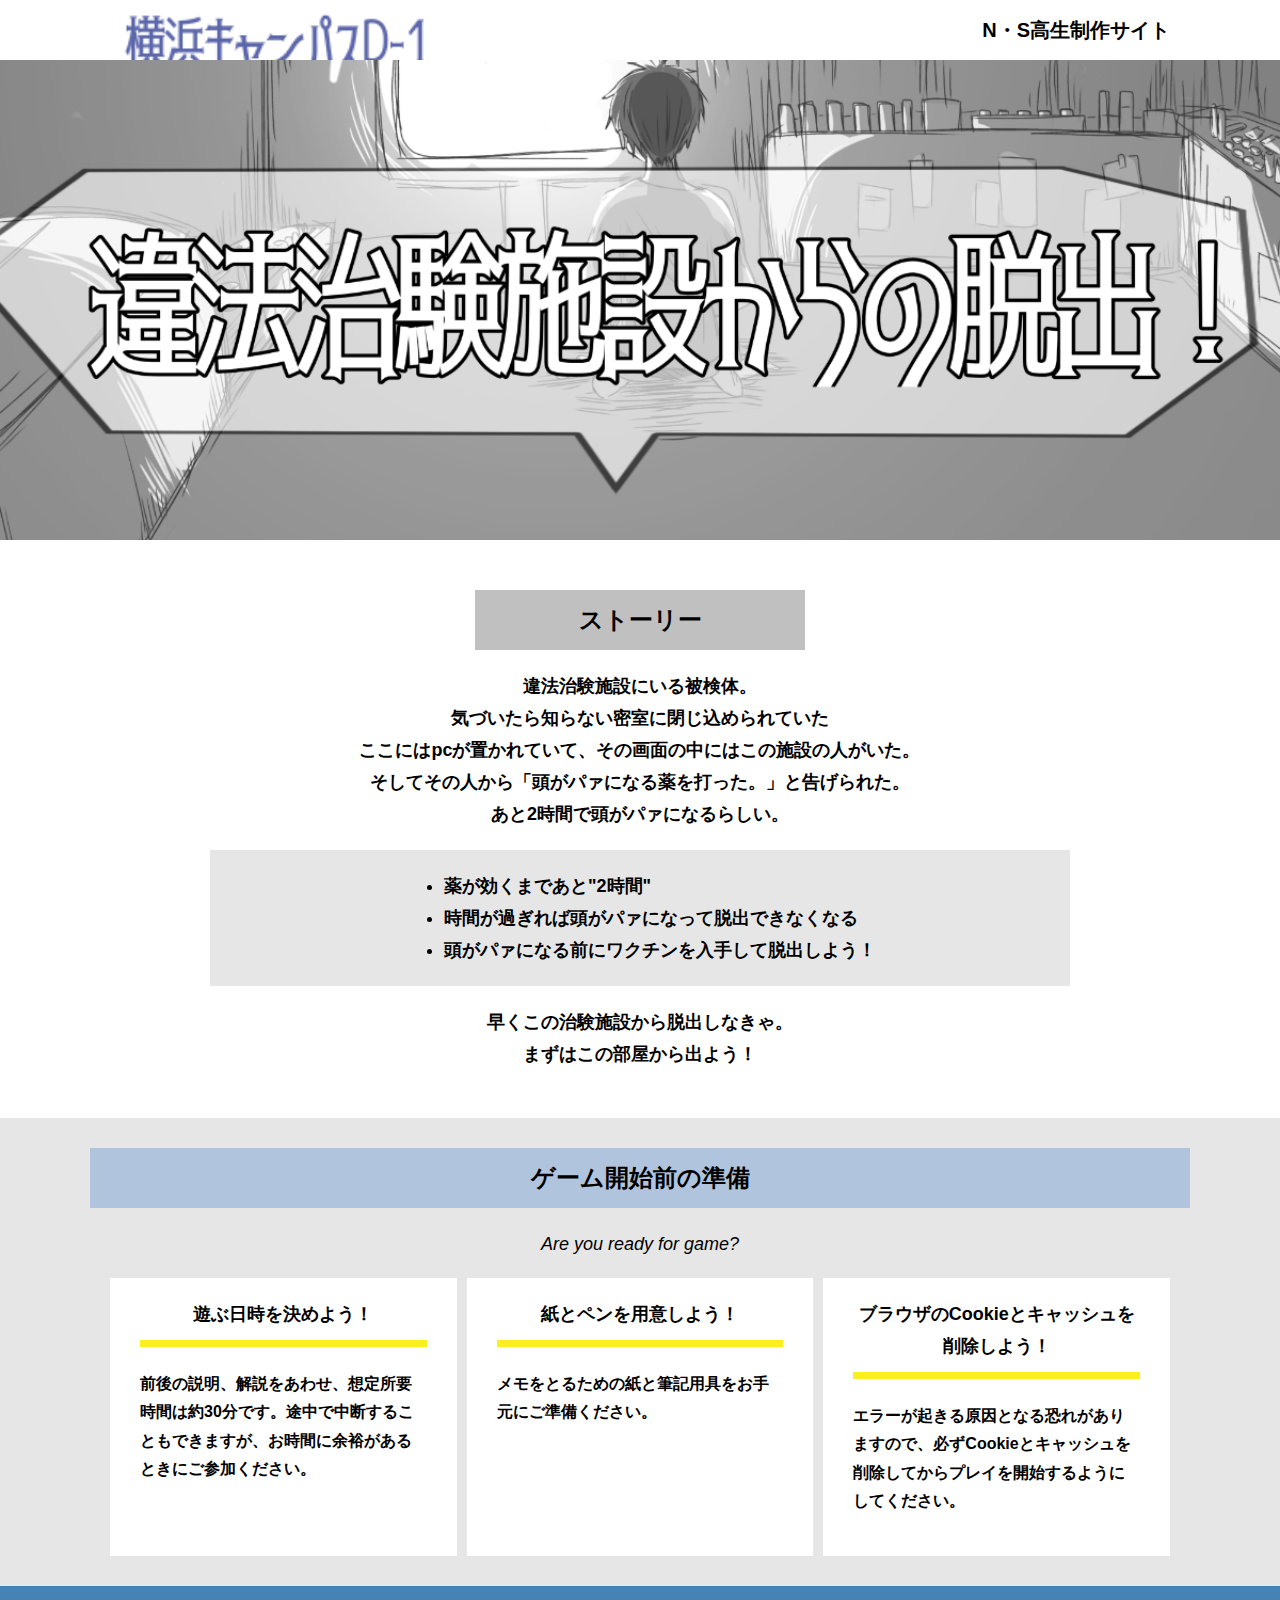
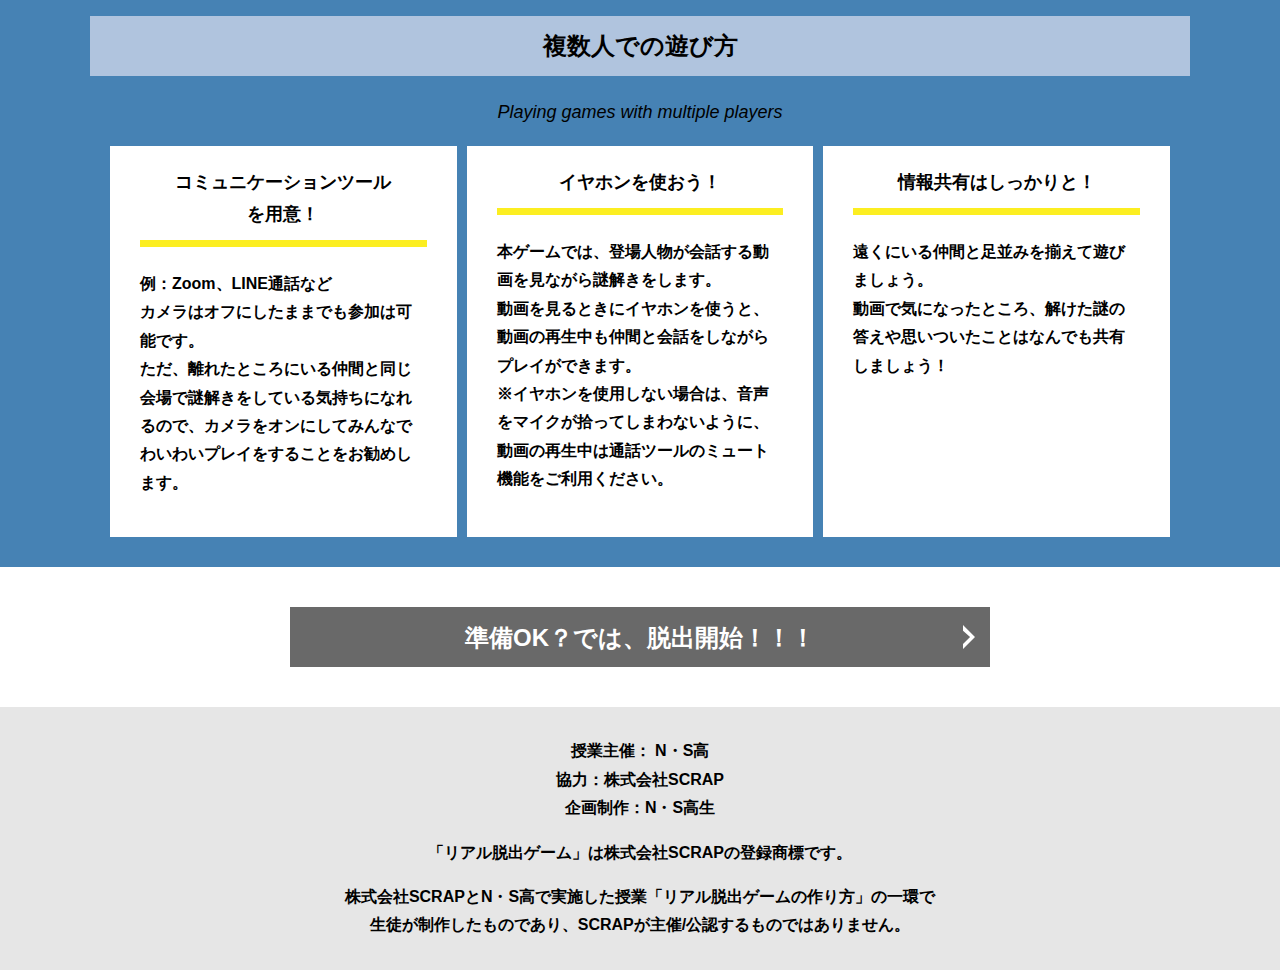
<file: index.html>
<!DOCTYPE html>
<html lang="ja">
<head>
  <meta charset="UTF-8">
  <meta http-equiv="X-UA-Compatible" content="IE=edge">
  <meta name="viewport" content="width=device-width, initial-scale=1.0">
  <title>違法治験施設からの脱出 │ Project N</title>
  <link rel="stylesheet" href="assets/css/normalize.css">
  <link rel="stylesheet" href="assets/css/style.css">
</head>
<body>
  <svg width="0" height="0" class="hidden">
    <symbol xmlns="http://www.w3.org/2000/svg" viewBox="0 0 12.47 24.94" id="arrow" class="arrow_svg">
      <title>arrow</title>
      <polygon points="0 24.94 0 19.66 7.35 12.47 0 5.92 0 0 12.47 12.47 0 24.94"/>
    </symbol>
  </svg>
  <header class="header">
    <div class="container">
      <div class="header__logo"><img src="assets/images/yhD1.svg" alt="横浜cpD1ロゴ"></div>
      <div class="header__name">N・S高生制作サイト</div>
    </div>
  </header>
  <main class="main index-page">
    <!-- タイトルエリア　ここから -->
    <h1 class="main-title">
      <img src="assets/images/tophedda-.png" alt="Presented by SCRAP×N・S高リアル脱出ゲーム制作PJ 違法治験施設からの脱出"></h1>
    <!-- タイトルエリア　ここまで -->
    <section class="section section--story">
      <div class="container">
        <h2 class="section-title section-title--keycolor section-title--story">ストーリー</h2>
        <div class="story">
          <p class="text-center">違法治験施設にいる被検体。<br>
            気づいたら知らない密室に閉じ込められていた<br>
            ここにはpcが置かれていて、その画面の中にはこの施設の人がいた。<br>
            そしてその人から「頭がパァになる薬を打った。」と告げられた。<br>
            あと2時間で頭がパァになるらしい。<br>
          <div class="story__note__outer bg-color--gray">
            <ul class="story__note">
              <li>薬が効くまであと"2時間"</li>
              <li>時間が過ぎれば頭がパァになって脱出できなくなる</li>
              <li>頭がパァになる前にワクチンを入手して脱出しよう！</li>
            </ul>
          </div>
          <p class="text-center">早くこの治験施設から脱出しなきゃ。<br>
            まずはこの部屋から出よう！</p>
        </div>
      </div>
    </section>
    <section class="section bg-color--gray">
      <div class="container">
        <h2 class="section-title">ゲーム開始前の準備</h2>
        <p class="font-eng text-center">Are you ready for game?</p>
        <!--
          class名"row"内のclass名"column"が横並びになります。
          改行する場合は以下のように追加してください。
          <div class="row">
            <div class="column">
              ～ 内容 ～
            </div>
          </div>
        -->
        <div class="row">
          <div class="column">
            <div class="card">
              <h3 class="card__title">遊ぶ日時を決めよう！</h3>
              <p class="card__content">前後の説明、解説をあわせ、想定所要時間は約30分です。途中で中断することもできますが、お時間に余裕があるときにご参加ください。</p>
            </div>
          </div>
          <div class="column">
            <div class="card">
              <h3 class="card__title">紙とペンを用意しよう！</h3>
              <p class="card__content">メモをとるための紙と筆記用具をお手元にご準備ください。</p>
            </div>
          </div>
          <div class="column">
            <div class="card">
              <h3 class="card__title">ブラウザのCookieとキャッシュを<br>削除しよう！</h3>
              <p class="card__content">エラーが起きる原因となる恐れがありますので、必ずCookieとキャッシュを削除してからプレイを開始するようにしてください。</p>
            </div>
          </div>
        </div>
      </div>
    </section>
    <section class="section bg-color--keycolor">
      <div class="container">
        <h2 class="section-title">複数人での遊び方</h2>
        <p class="font-eng text-center">Playing games with multiple players</p>
        <div class="row">
          <div class="column">
            <div class="card">
              <h3 class="card__title">コミュニケーションツール<br>を用意！</h3>
              <p class="card__content">例：Zoom、LINE通話など<br>
                カメラはオフにしたままでも参加は可能です。<br>
                ただ、離れたところにいる仲間と同じ会場で謎解きをしている気持ちになれるので、カメラをオンにしてみんなでわいわいプレイをすることをお勧めします。</p>
            </div>
          </div>
          <div class="column">
            <div class="card">
              <h3 class="card__title">イヤホンを使おう！</h3>
              <p class="card__content">本ゲームでは、登場人物が会話する動画を見ながら謎解きをします。<br>
                動画を見るときにイヤホンを使うと、動画の再生中も仲間と会話をしながらプレイができます。<br>
                ※イヤホンを使用しない場合は、音声をマイクが拾ってしまわないように、動画の再生中は通話ツールのミュート機能をご利用ください。</p>
            </div>
          </div>
          <div class="column">
            <div class="card">
              <h3 class="card__title">情報共有はしっかりと！</h3>
              <p class="card__content">遠くにいる仲間と足並みを揃えて遊びましょう。<br>
                動画で気になったところ、解けた謎の答えや思いついたことはなんでも共有しましょう！</p>
            </div>
          </div>
        </div>
      </div>
    </section>
    <section class="section">
      <div class="container">
        <a class="btn" href="main.html">準備OK？では、脱出開始！！！<svg class="btn__arrow"><use xlink:href="#arrow"></use></svg></a>
      </div>
    </section>
  </main>
  <footer class="footer section bg-color--gray">
    <div class="container">
      <p class="text-center">授業主催： N・S高<br>協力：株式会社SCRAP<br>企画制作：N・S高生</p>
      <p class="text-center">「リアル脱出ゲーム」は株式会社SCRAPの登録商標です。</p>
      <p class="text-center">株式会社SCRAPとN・S高で実施した授業「リアル脱出ゲームの作り方」の一環で<br>生徒が制作したものであり、SCRAPが主催/公認するものではありません。</p>
    </div>
  </footer>
</body>
</html>
</file>
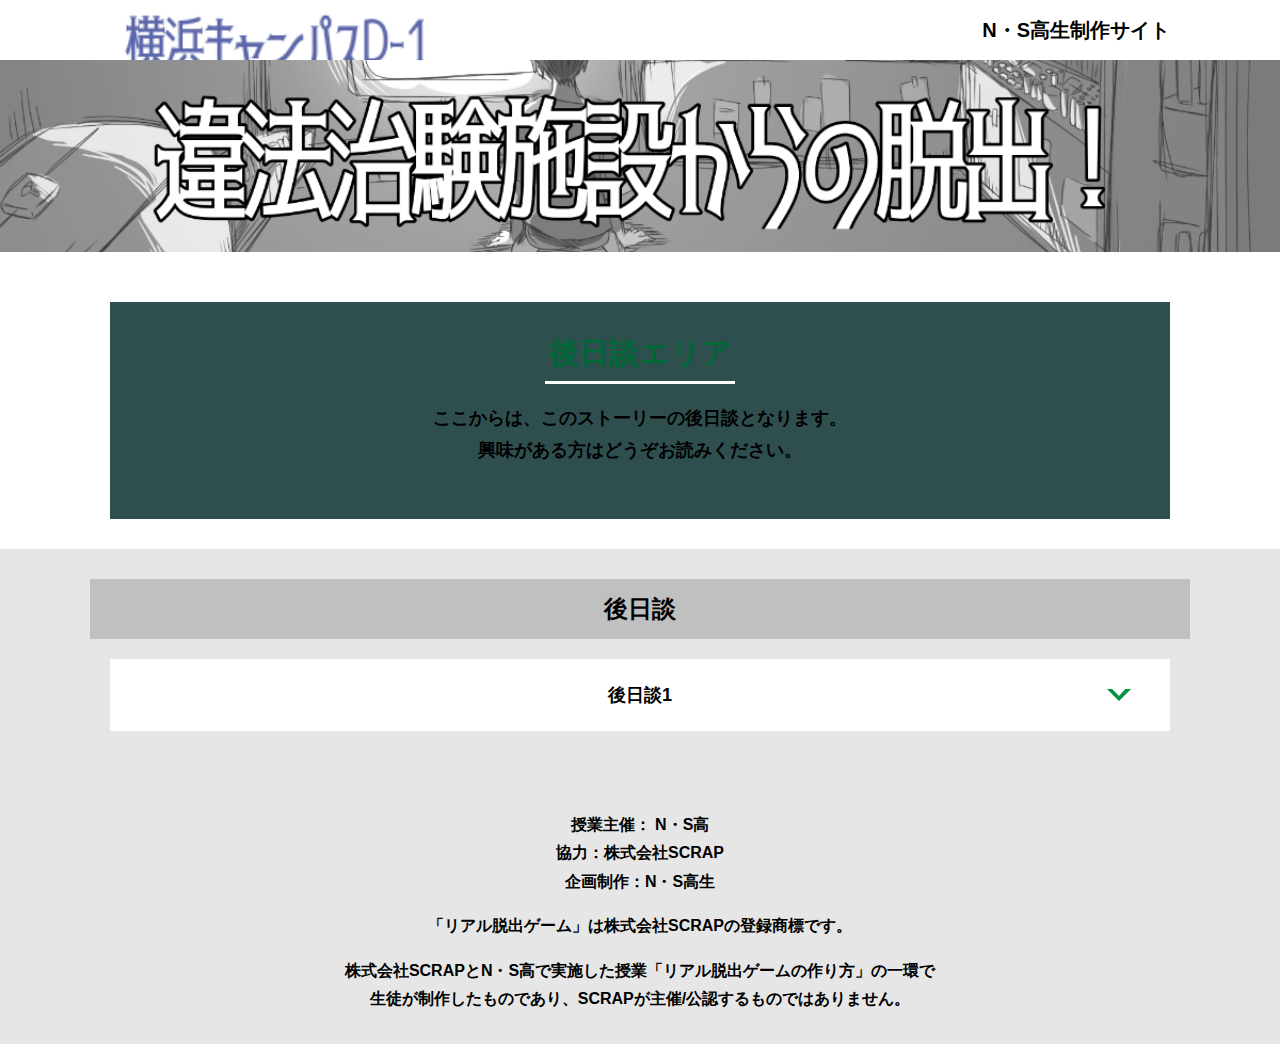
<file: gojitudan.html>
<!DOCTYPE html>
<html lang="ja">
<head>
  <meta charset="UTF-8">
  <meta http-equiv="X-UA-Compatible" content="IE=edge">
  <meta name="viewport" content="width=device-width, initial-scale=1.0">
  <title>後日談 │ 違法治験施設からの脱出 │ Project N</title>
  <link rel="stylesheet" href="assets/css/normalize.css">
  <link rel="stylesheet" href="assets/css/style.css">
</head>
<body>
  <svg width="0" height="0" class="hidden">
    <symbol xmlns="http://www.w3.org/2000/svg" viewBox="0 0 12.47 24.94" id="arrow" class="arrow_svg">
      <title>arrow</title>
      <polygon points="0 24.94 0 19.66 7.35 12.47 0 5.92 0 0 12.47 12.47 0 24.94"/>
    </symbol>
  </svg>
  <header class="header">
    <div class="container">
      <div class="header__logo"><img src="assets/images/yhD1.svg" alt="横浜cpD1ロゴ"></div>
      <div class="header__name">N・S高生制作サイト</div>
    </div>
  </header>
  <main class="main hint-page">
    <!-- タイトルエリア　ここから -->
    <h1 class="main-title"><img src="assets/images/hedda-.png" alt="違法治験施設からの脱出"></h1>
    <!-- タイトルエリア　ここまで -->
    <section class="section">
      <div class="container">
        <div class="box bg-color--subcolor">
          <h2 class="section-title--border">後日談エリア</h2>
          <p class="text-center">ここからは、このストーリーの後日談となります。<br>
            興味がある方はどうぞお読みください。</p>
        </div>
      </div>
    </section>
    <!-- STAGE1ヒント　ここから -->
    <section id="stage1" class="section bg-color--gray">
      <div class="container">
        <h2 class="section-title section-title--keycolor"> 後日談 </h2>
        <div class="row">
          <div class="column">
            <div class="card">
              <h3 class="card__title">後日談1<svg class="card__arrow"><use xlink:href="#arrow"></use></svg></h3>
              <p class="card__content">本当はなんか色々書こうと思っていたのですが中止にしました...仕方ないね</p>
            </div>
          </div>
        </div>
      </div>
    </section>
    <!-- STAGE1ヒント　ここまで -->
  </main>
  <footer class="footer section bg-color--gray">
    <div class="container">
        <p class="text-center">授業主催： N・S高<br>協力：株式会社SCRAP<br>企画制作：N・S高生</p>
        <p class="text-center">「リアル脱出ゲーム」は株式会社SCRAPの登録商標です。</p>
        <p class="text-center">株式会社SCRAPとN・S高で実施した授業「リアル脱出ゲームの作り方」の一環で<br>生徒が制作したものであり、SCRAPが主催/公認するものではありません。</p>
    </div>
  </footer>
  <script src="assets/js/hint.js"></script>
</body>
</html>
</file>
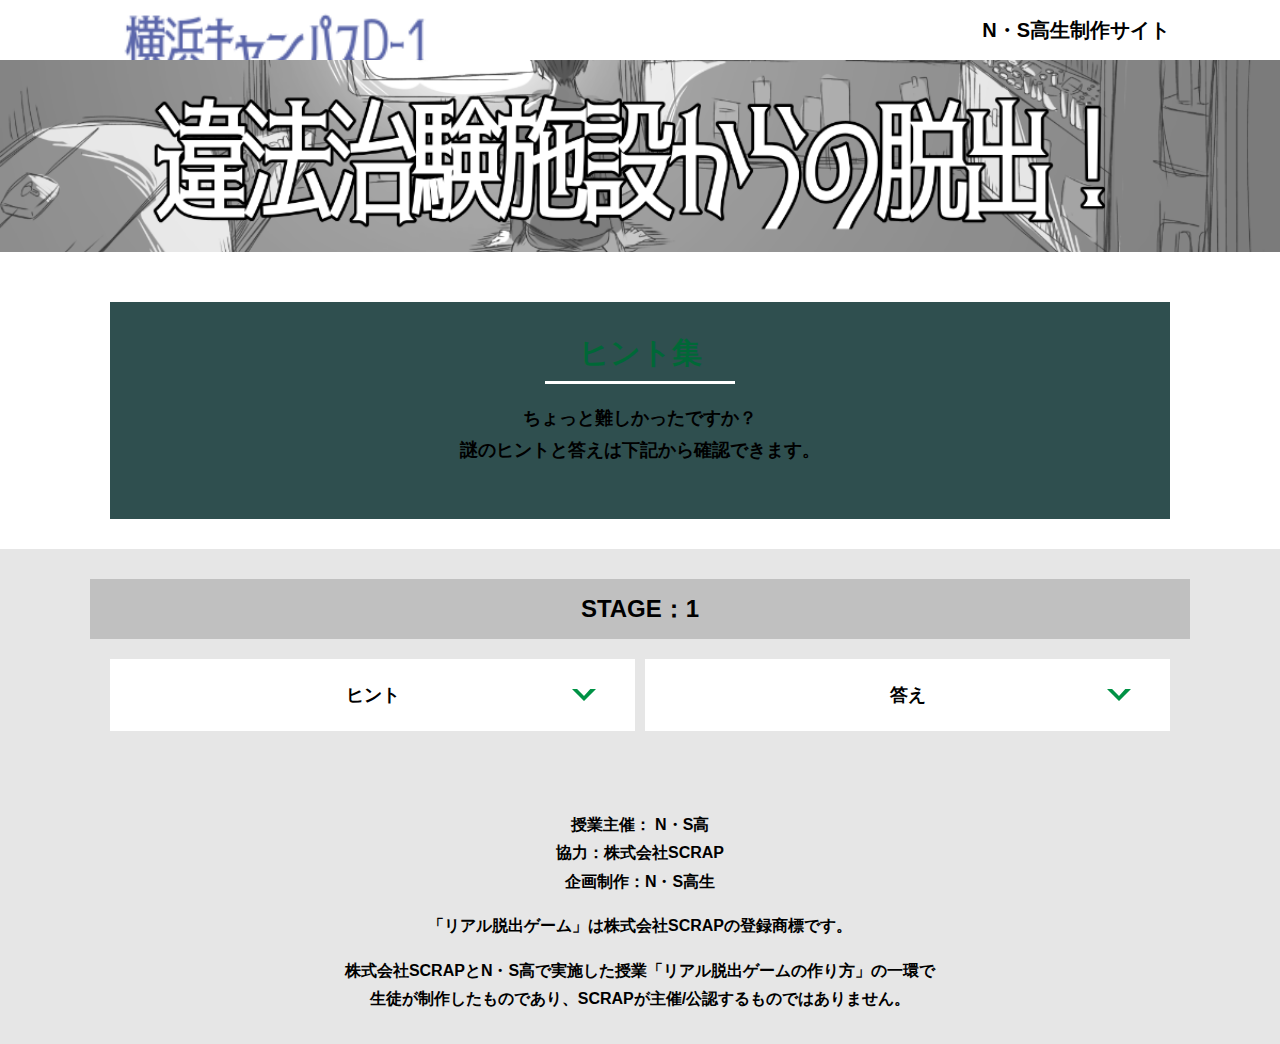
<file: hint1.html>
<!DOCTYPE html>
<html lang="ja">
<head>
  <meta charset="UTF-8">
  <meta http-equiv="X-UA-Compatible" content="IE=edge">
  <meta name="viewport" content="width=device-width, initial-scale=1.0">
  <title>ヒント │ 違法治験施設からの脱出 │ Project N</title>
  <link rel="stylesheet" href="assets/css/normalize.css">
  <link rel="stylesheet" href="assets/css/style.css">
</head>
<body>
  <svg width="0" height="0" class="hidden">
    <symbol xmlns="http://www.w3.org/2000/svg" viewBox="0 0 12.47 24.94" id="arrow" class="arrow_svg">
      <title>arrow</title>
      <polygon points="0 24.94 0 19.66 7.35 12.47 0 5.92 0 0 12.47 12.47 0 24.94"/>
    </symbol>
  </svg>
  <header class="header">
    <div class="container">
      <div class="header__logo"><img src="assets/images/yhD1.svg" alt="横浜cpD1ロゴ"></div>
      <div class="header__name">N・S高生制作サイト</div>
    </div>
  </header>
  <main class="main hint-page">
    <!-- タイトルエリア　ここから -->
    <h1 class="main-title"><img src="assets/images/hedda-.png" alt="違法治験施設からの脱出"></h1>
    <!-- タイトルエリア　ここまで -->
    <section class="section">
      <div class="container">
        <div class="box bg-color--subcolor">
          <h2 class="section-title--border">ヒント集</h2>
          <p class="text-center">ちょっと難しかったですか？<br>
            謎のヒントと答えは下記から確認できます。</p>
        </div>
      </div>
    </section>
    <!-- STAGE1ヒント　ここから -->
    <section id="stage1" class="section bg-color--gray">
      <div class="container">
        <h2 class="section-title section-title--keycolor">STAGE：1</h2>
        <div class="row">
          <div class="column">
            <div class="card">
              <h3 class="card__title">ヒント<svg class="card__arrow"><use xlink:href="#arrow"></use></svg></h3>
              <p class="card__content">明治、大正、昭和、平成...</p>
            </div>
          </div>
          <div class="column">
            <div class="card">
              <h3 class="card__title">答え<svg class="card__arrow"><use xlink:href="#arrow"></use></svg></h3>
              <p class="card__content">2019</p>
            </div>
          </div>
        </div>
      </div>
    </section>
    <!-- STAGE1ヒント　ここまで -->
  </main>
  <footer class="footer section bg-color--gray">
    <div class="container">
        <p class="text-center">授業主催： N・S高<br>協力：株式会社SCRAP<br>企画制作：N・S高生</p>
        <p class="text-center">「リアル脱出ゲーム」は株式会社SCRAPの登録商標です。</p>
        <p class="text-center">株式会社SCRAPとN・S高で実施した授業「リアル脱出ゲームの作り方」の一環で<br>生徒が制作したものであり、SCRAPが主催/公認するものではありません。</p>
    </div>
  </footer>
  <script src="assets/js/hint.js"></script>
</body>
</html>
</file>
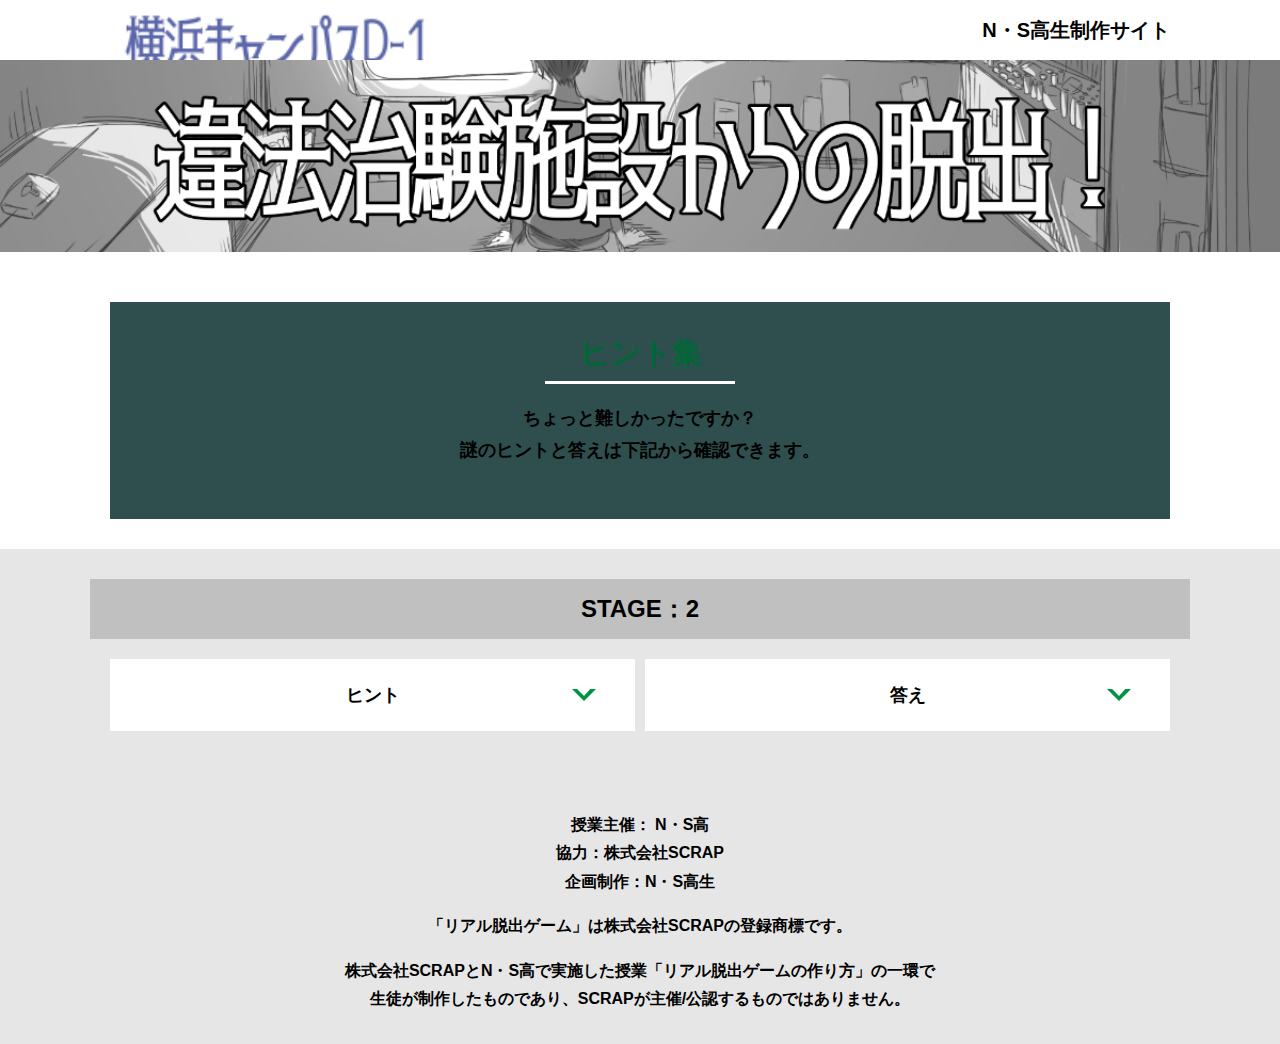
<file: hint2.html>
<!DOCTYPE html>
<html lang="ja">
<head>
  <meta charset="UTF-8">
  <meta http-equiv="X-UA-Compatible" content="IE=edge">
  <meta name="viewport" content="width=device-width, initial-scale=1.0">
  <title>ヒント │ 違法治験施設からの脱出 │ Project N</title>
  <link rel="stylesheet" href="assets/css/normalize.css">
  <link rel="stylesheet" href="assets/css/style.css">
</head>
<body>
  <svg width="0" height="0" class="hidden">
    <symbol xmlns="http://www.w3.org/2000/svg" viewBox="0 0 12.47 24.94" id="arrow" class="arrow_svg">
      <title>arrow</title>
      <polygon points="0 24.94 0 19.66 7.35 12.47 0 5.92 0 0 12.47 12.47 0 24.94"/>
    </symbol>
  </svg>
  <header class="header">
    <div class="container">
      <div class="header__logo"><img src="assets/images/yhD1.svg" alt="横浜cpD1ロゴ"></div>
      <div class="header__name">N・S高生制作サイト</div>
    </div>
  </header>
  <main class="main hint-page">
    <!-- タイトルエリア　ここから -->
    <h1 class="main-title"><img src="assets/images/hedda-.png" alt="違法治験施設からの脱出"></h1>
    <!-- タイトルエリア　ここまで -->
    <section class="section">
      <div class="container">
        <div class="box bg-color--subcolor">
          <h2 class="section-title--border">ヒント集</h2>
          <p class="text-center">ちょっと難しかったですか？<br>
            謎のヒントと答えは下記から確認できます。</p>
        </div>
      </div>
    </section>
    <!-- STAGE2ヒント　ここから -->
    <section id="stage2" class="section bg-color--gray">
      <div class="container">
        <h2 class="section-title section-title--keycolor">STAGE：2</h2>
        <div class="row">
          <div class="column">
            <div class="card">
              <h3 class="card__title">ヒント<svg class="card__arrow"><use xlink:href="#arrow"></use></svg></h3>
              <p class="card__content">カタカナの形を変えると？</p>
            </div>
              
 <!-- 2-2ヒント追加
            <div class="card">
              <h3 class="card__title">2-2ヒント<svg class="card__arrow"><use xlink:href="#arrow"></use></svg></h3>
              <p class="card__content">テキストテキストテキストテキストテキストテキストテキストテキストテキストテキスト</p>
            </div>
2-2ヒント追加ここまで -->

 <!-- 2-3ヒント追加
        　　 <div class="card">
              <h3 class="card__title">2-3ヒント<svg class="card__arrow"><use xlink:href="#arrow"></use></svg></h3>
              <p class="card__content">テキストテキストテキストテキストテキストテキストテキストテキストテキストテキスト</p>
            </div>
2-3ヒント追加ここまで -->
              
          </div>
          <div class="column">
            <div class="card">
              <h3 class="card__title">答え<svg class="card__arrow"><use xlink:href="#arrow"></use></svg></h3>
              <p class="card__content">薬</p>
            </div>
              
<!-- 2-2答え追加
            <div class="card">
              <h3 class="card__title">2-2答え<svg class="card__arrow"><use xlink:href="#arrow"></use></svg></h3>
              <p class="card__content">ううう</p>
            </div>
2-2答え追加ここまで -->
              
<!-- 2-3答え追加          
            <div class="card">
              <h3 class="card__title">2-3答え<svg class="card__arrow"><use xlink:href="#arrow"></use></svg></h3>
              <p class="card__content">ううう</p>
            </div>
2-3答え追加ここまで -->
              
          </div>
        </div>
      </div>
    </section>
    <!-- STAGE2ヒント　ここまで -->
  </main>
  <footer class="footer section bg-color--gray">
    <div class="container">
        <p class="text-center">授業主催： N・S高<br>協力：株式会社SCRAP<br>企画制作：N・S高生</p>
        <p class="text-center">「リアル脱出ゲーム」は株式会社SCRAPの登録商標です。</p>
        <p class="text-center">株式会社SCRAPとN・S高で実施した授業「リアル脱出ゲームの作り方」の一環で<br>生徒が制作したものであり、SCRAPが主催/公認するものではありません。</p>
    </div>
  </footer>
  <script src="assets/js/hint.js"></script>
</body>
</html>
</file>
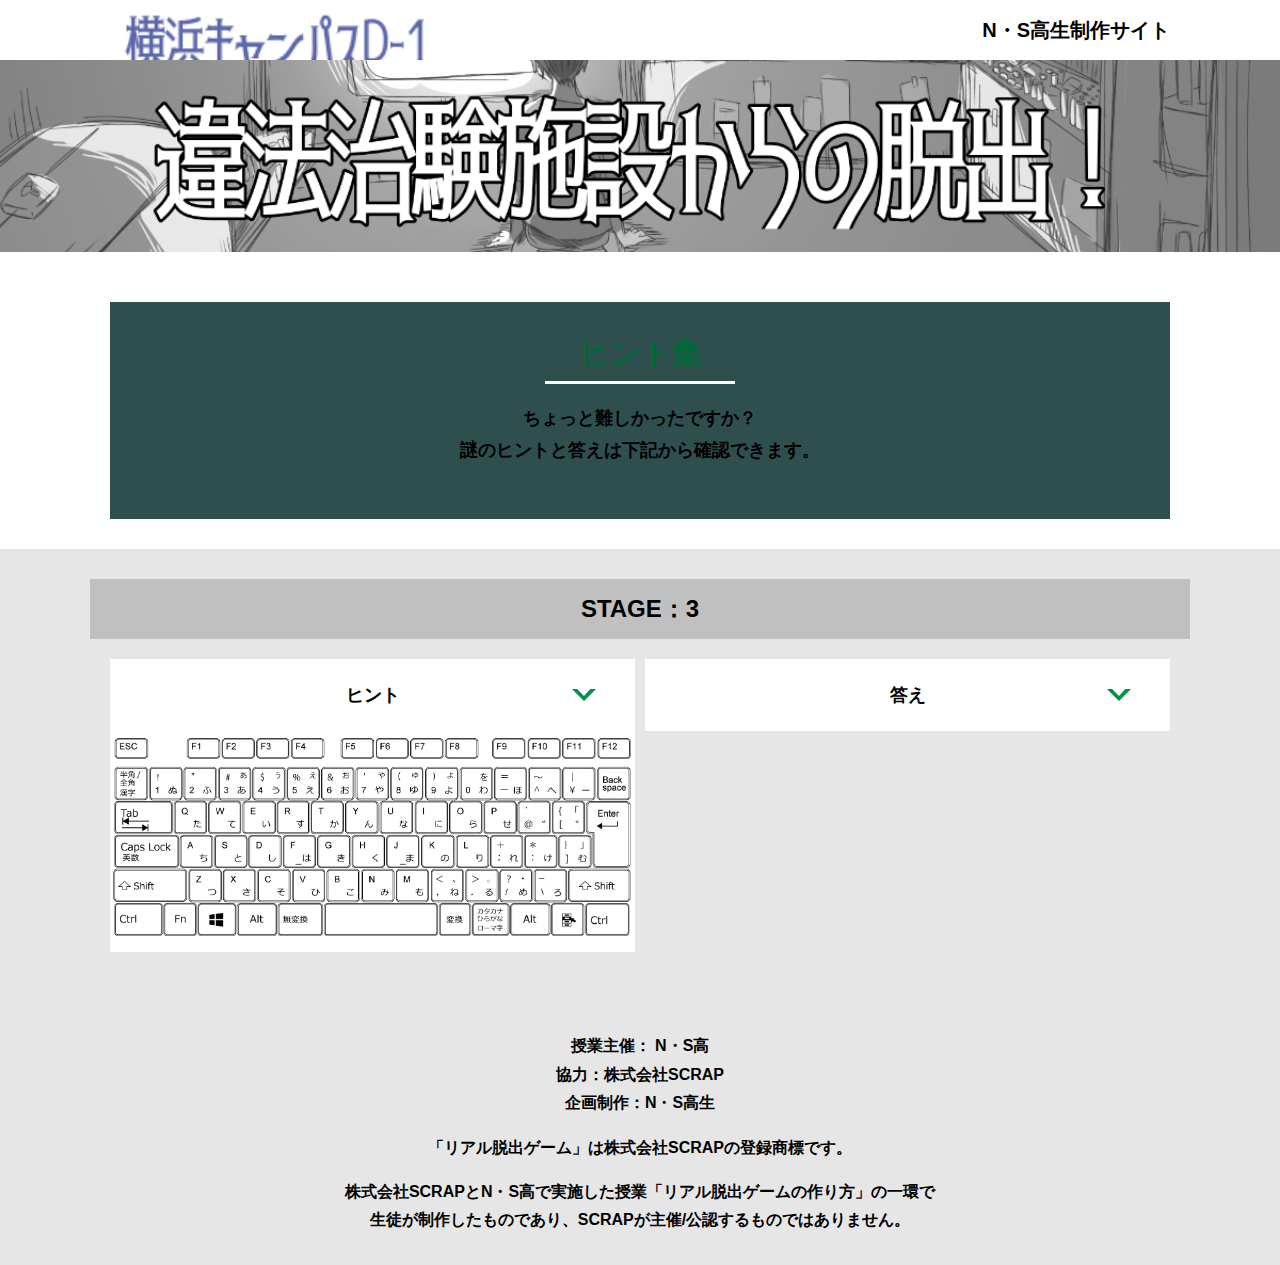
<file: hint3.html>
<!DOCTYPE html>
<html lang="ja">
<head>
  <meta charset="UTF-8">
  <meta http-equiv="X-UA-Compatible" content="IE=edge">
  <meta name="viewport" content="width=device-width, initial-scale=1.0">
  <title>ヒント │ 違法治験施設からの脱出 │ Project N</title>
  <link rel="stylesheet" href="assets/css/normalize.css">
  <link rel="stylesheet" href="assets/css/style.css">
</head>
<body>
  <svg width="0" height="0" class="hidden">
    <symbol xmlns="http://www.w3.org/2000/svg" viewBox="0 0 12.47 24.94" id="arrow" class="arrow_svg">
      <title>arrow</title>
      <polygon points="0 24.94 0 19.66 7.35 12.47 0 5.92 0 0 12.47 12.47 0 24.94"/>
    </symbol>
  </svg>
  <header class="header">
    <div class="container">
      <div class="header__logo"><img src="assets/images/yhD1.svg" alt="横浜cpD1ロゴ"></div>
      <div class="header__name">N・S高生制作サイト</div>
    </div>
  </header>
  <main class="main hint-page">
    <!-- タイトルエリア　ここから -->
    <h1 class="main-title"><img src="assets/images/hedda-.png" alt="違法治験施設からの脱出"></h1>
    <!-- タイトルエリア　ここまで -->
    <section class="section">
      <div class="container">
        <div class="box bg-color--subcolor">
          <h2 class="section-title--border">ヒント集</h2>
          <p class="text-center">ちょっと難しかったですか？<br>
            謎のヒントと答えは下記から確認できます。</p>
        </div>
      </div>
    </section>
    <!-- STAGE3ヒント　ここから -->
    <section id="stage3" class="section bg-color--gray">
      <div class="container">
        <h2 class="section-title section-title--keycolor">STAGE：3</h2>
        <div class="row">
          <div class="column">
            <div class="card">
              <h3 class="card__title">ヒント<svg class="card__arrow"><use xlink:href="#arrow"></use></svg></h3>
              <p class="card__content">PCのキーボードを見てみよう<br>
              日本語配列のキーボードを前提として作っているので下記の画像を参考に解いてください</p>
            <img
  src="assets/images/ki-bo-do.png"alt="日本語配列キーボード"
/>
            </div>
              
 <!-- 3-2ヒント追加
            <div class="card">
              <h3 class="card__title">3-2ヒント<svg class="card__arrow"><use xlink:href="#arrow"></use></svg></h3>
              <p class="card__content">今使ってるのもので解けるかも</p>
            </div>
3-2ヒント追加ここまで -->

 <!-- 3-3ヒント追加
        　　 <div class="card">
              <h3 class="card__title">3-3ヒント<svg class="card__arrow"><use xlink:href="#arrow"></use></svg></h3>
              <p class="card__content">タイピングに必要なものは？</p>
            </div>
3-3ヒント追加ここまで -->
              
          </div>
          <div class="column">
            <div class="card">
              <h3 class="card__title">答え<svg class="card__arrow"><use xlink:href="#arrow"></use></svg></h3>
              <p class="card__content">出口</p>
            </div>

 <!-- 3-2答え追加
            <div class="card">
              <h3 class="card__title">3-2答え<svg class="card__arrow"><use xlink:href="#arrow"></use></svg></h3>
              <p class="card__content">ううう</p>
            </div>
3-2答え追加ここまで -->
              
<!-- 3-3答え追加          
            <div class="card">
              <h3 class="card__title">2-3答え<svg class="card__arrow"><use xlink:href="#arrow"></use></svg></h3>
              <p class="card__content">ううう</p>
            </div>
3-3答え追加ここまで -->
              
          </div>
        </div>
      </div>
    </section>
    <!-- STAGE3ヒント　ここまで -->
  </main>
  <footer class="footer section bg-color--gray">
    <div class="container">
        <p class="text-center">授業主催： N・S高<br>協力：株式会社SCRAP<br>企画制作：N・S高生</p>
        <p class="text-center">「リアル脱出ゲーム」は株式会社SCRAPの登録商標です。</p>
        <p class="text-center">株式会社SCRAPとN・S高で実施した授業「リアル脱出ゲームの作り方」の一環で<br>生徒が制作したものであり、SCRAPが主催/公認するものではありません。</p>
    </div>
  </footer>
  <script src="assets/js/hint.js"></script>
</body>
</html>
</file>
<file: assets/css/style.css>
@charset "UTF-8";
/****************************
 * 共通CSSのテンプレートです。
*****************************/
*,
*::before,
*::after {
  -webkit-box-sizing: border-box;
          box-sizing: border-box;
}

html {
  font-size: 18px;
  -webkit-box-sizing: border-box;
          box-sizing: border-box;
}

body {
  overflow-x: hidden;
  font-family: "游ゴシック体", "Yu Gothic", YuGothic, "ヒラギノ角ゴ Pro", "Hiragino Kaku Gothic Pro", "メイリオ", "Meiryo", sans-serif;
  font-size: 18px;
  line-height: 1.77778;
  font-weight: bold;
  text-decoration: none;
  border: none;
  list-style: none;
  color: #000;
  margin: 0;
}

img {
  width: 100%;
}

figure {
  margin: 0;
}

figcaption {
  margin-top: 30px;
  font-size: 14px;
}

@media screen and (max-width: 767px) {
  figcaption {
    font-size: 13px;
  }
}

input[type=text] {
  font-size: 18px;
  border: none;
  padding: 25px 35px;
  display: block;
  margin: 0 auto;
  max-width: 580px;
  width: 100%;
}

::-webkit-input-placeholder {
  color: #999;
}

:-ms-input-placeholder {
  color: #999;
}

::-ms-input-placeholder {
  color: #999;
}

::placeholder {
  color: #999;
}

button {
  cursor: pointer;
  display: block;
  border: none;
  margin: 0 auto;
  background-color: #006837;
  color: #fff;
  width: 287px;
  height: 55px;
}

/*******************
* Layout
*******************/
.section {
  padding-top: 30px;
  padding-bottom: 30px;
}

.section--clear {
  /* ステージクリア画面 */
  position: fixed;
  display: none;
  /* 読み込み時に一瞬表示されるのを防ぐ */
  -webkit-box-pack: center;
      -ms-flex-pack: center;
          justify-content: center;
  -webkit-box-align: center;
      -ms-flex-align: center;
          align-items: center;
  top: 0;
  bottom: 0;
  left: 0;
  right: 0;
  z-index: 200;
}

.section--clear.isClear {
  display: -webkit-box;
  display: -ms-flexbox;
  display: flex;
}

.container {
  width: 1100px;
  padding-left: 20px;
  padding-right: 20px;
  margin: 0 auto;
}

@media screen and (max-width: 1100px) {
  .container {
    width: calc(100% - 40px);
  }
}

.row {
  display: -webkit-box;
  display: -ms-flexbox;
  display: flex;
  -ms-flex-line-pack: stretch;
      align-content: stretch;
  gap: 10px;
}

.row + .row {
  margin-top: 20px;
}

.column {
  width: 100%;
}

.card {
  background-color: #fff;
  margin-bottom: 20px;
  height: 100%;
}

.card__title {
  font-size: 18px;
  text-align: center;
  margin: 0;
  padding: 20px 30px;
  position: relative;
  cursor: pointer;
}

.card__content {
  -webkit-transition: all 0.3s;
  transition: all 0.3s;
  font-size: 16px;
  padding: 20px 30px;
  margin: 0;
  position: relative;
}

.card__content::before {
  display: block;
  content: '';
  width: calc(100% - 60px);
  height: 7px;
  background-color: #fcee21;
  position: absolute;
  top: -10px;
  left: 30px;
}

.hint-page .card {
  height: auto;
}

.hint-page .card__content {
  display: none;
  text-align: center;
}

.hint-page .card__arrow {
  position: absolute;
  top: calc(50% - 12px);
  right: 45px;
  -webkit-transform: rotate(90deg);
          transform: rotate(90deg);
  -webkit-transition: all 0.3s;
  transition: all 0.3s;
  fill: #009245;
  width: 12px;
  height: 24px;
}

.hint-page .card.is-open .card__content {
  display: block;
}

.hint-page .card.is-open .card__arrow {
  -webkit-transform: rotate(-90deg);
          transform: rotate(-90deg);
}

.box {
  padding: 35px 30px;
}

.youtube {
  position: relative;
  width: 100%;
  padding-top: 56.25%;
}

.youtube iframe {
  position: absolute;
  top: 0;
  left: 0;
  width: 100%;
  height: 100%;
}

.youtube__container {
  max-width: 800px;
  margin: 0 auto;
}

/*********************
* Color
*********************/
.bg-color--keycolor {
  background-color: #4682b4;
}

.bg-color--subcolor {
  background-color: #2f4f4f;
}

.bg-color--gray {
  background-color: #e6e6e6;
}

/*********************
* title
**********************/
.main-title {
  margin: 0;
}

.sub-title {
  text-align: center;
  font-size: 18px;
  line-height: 1.66667;
}

.sub-title__bg {
  background-color: #fcee21;
  padding-left: 1rem;
  padding-right: 1rem;
}

.section-title {
  font-size: 24px;
  line-height: 1.75;
  text-align: center;
  padding: 9px 20px;
  background-color: #b0c4de;
  margin: 0 -20px 20px -20px;
}

.section-title__stage {
  display: inline-block;
  margin-right: 2rem;
}

.section-title--keycolorlight {
  background-color: #778899;
}

.section-title--keycolorlight .section-title__stage {
  color: #fff;
}

.section-title--keycolor {
  background-color: #c0c0c0;
}

.section-title--story {
  width: 330px;
  margin: 0 auto 20px;
}

.section-title--border {
  position: relative;
  font-size: 30px;
  text-align: center;
  line-height: 1.06667;
  margin: 0;
  padding-bottom: 15px;
  color: #006837;
}

.section-title--border::after {
  position: absolute;
  bottom: 0;
  left: calc(50% - 95px);
  display: block;
  content: '';
  background-color: #fff;
  height: 2.6px;
  width: 190px;
}

/******************
* text
******************/
.font-eng {
  font-style: italic;
  font-weight: normal;
}

/*************************
* Button
*************************/
.btn {
  display: block;
  text-decoration: none;
  cursor: pointer;
  background-color: #696969;
  color: #fff;
  font-size: 24px;
  line-height: 1.54167;
  text-align: center;
  padding: 11.5px;
  width: calc(100% - 40px);
  max-width: 700px;
  margin: 10px auto;
  position: relative;
}

.btn:hover {
  opacity: 0.7;
}

.btn__arrow {
  position: absolute;
  top: calc(50% - 12px);
  right: 15px;
  fill: #fff;
  width: 12px;
  height: 24px;
}

/****************
* header
*****************/
.header {
  background-color: #fff;
  height: 60px;
}

.header .container {
  display: -webkit-box;
  display: -ms-flexbox;
  display: flex;
  -webkit-box-pack: justify;
      -ms-flex-pack: justify;
          justify-content: space-between;
  -webkit-box-align: center;
      -ms-flex-align: center;
          align-items: center;
  height: 100%;
}

.header__logo {
  width: 330px;
  height: 42px;
}

.header__name {
  font-size: 20px;
  line-height: 1.1;
}

.footer {
  font-size: 16px;
}

.footer p:first-child {
  margin-top: 0;
}

.footer p:last-child {
  margin-bottom: 0;
}

/********************
* main
********************/
.story__note {
  margin: 0;
}

.story__note__outer {
  width: 860px;
  display: -webkit-box;
  display: -ms-flexbox;
  display: flex;
  padding: 20px;
  margin: 20px auto;
  -webkit-box-pack: center;
      -ms-flex-pack: center;
          justify-content: center;
}

@media screen and (max-width: 940px) {
  .story__note__outer {
    width: 100%;
  }
}

.stage-column__container + .stage-column__container {
  border-top: 2px solid #fff;
}

.answer {
  font-size: 18px;
  margin-bottom: 20px;
  line-height: 80px;
  word-spacing: 20px;
}

.err-message {
  color: #c1272d;
  font-size: 18px;
  text-align: center;
}

.link-hint {
  text-align: center;
  display: block;
  margin-top: 20px;
}

.clear-message {
  background-color: #d9e021;
  padding: 30px 30px 60px;
  position: relative;
}

.clear-message__title {
  position: relative;
  display: block;
  text-align: center;
  color: #006837;
  font-size: 30px;
  padding-bottom: 10px;
  margin-bottom: 35px;
}

.clear-message__title::after {
  content: '';
  position: absolute;
  display: block;
  width: 183px;
  height: 2px;
  background-color: #fff;
  bottom: 0;
  left: calc(50% - (183px/2));
}

.clear-message__content {
  text-align: center;
}

.clear-message__btn {
  position: absolute;
  bottom: -30px;
  left: calc(50% - 144px);
  width: 288px;
  margin: 0;
}

/********************
* Utility
********************/
.text-center {
  text-align: center;
}

.text-left {
  text-align: left;
}

.text-right {
  text-align: right;
}

.hidden {
  display: none;
}
/*# sourceMappingURL=style.css.map */
</file>
